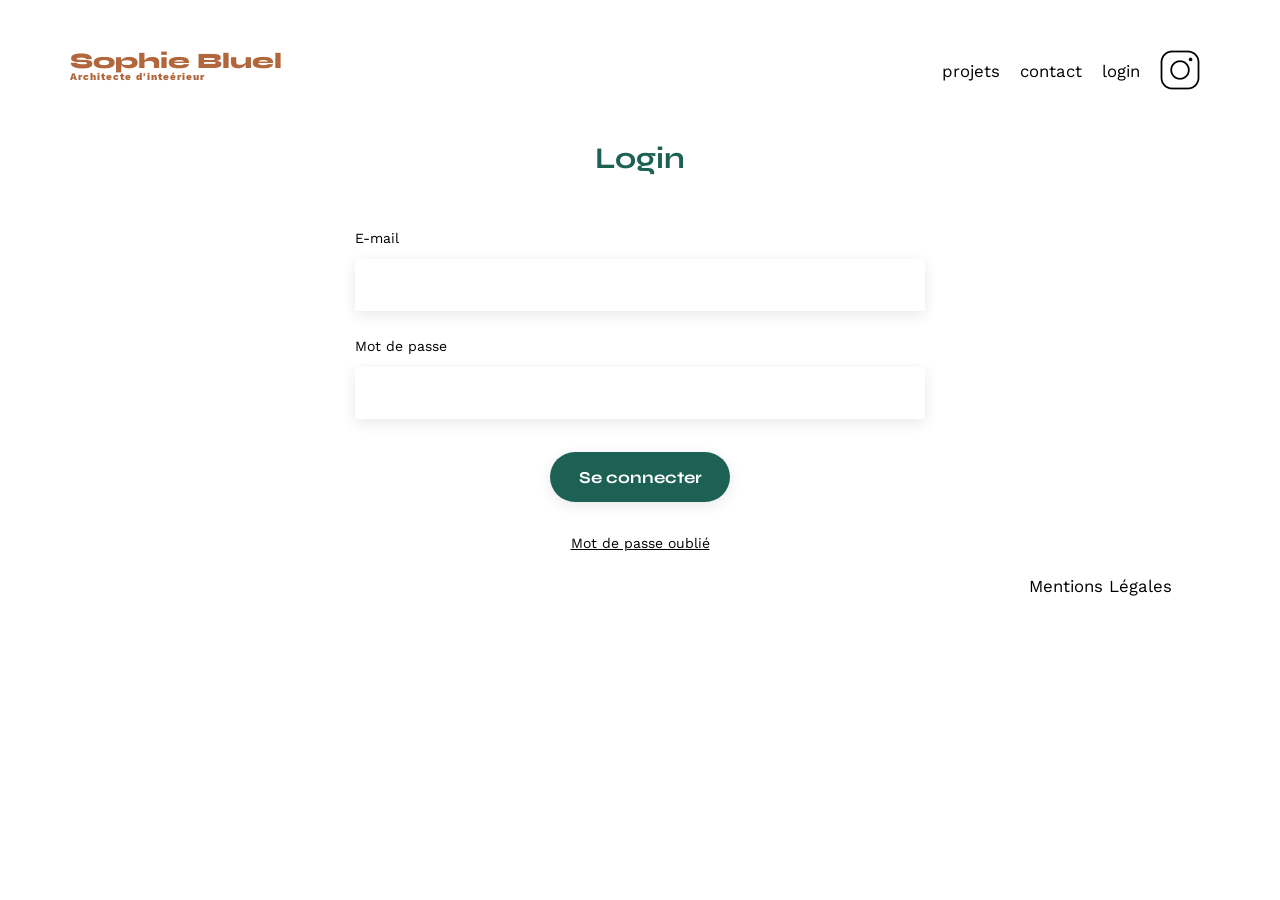
<file: FrontEnd/login.html>
<!DOCTYPE html>
<html lang="fr">
<head>
	<meta charset="UTF-8">
	<title>Sophie Bluel - Architecte d'intérieur</title>
	<meta name="viewport" content="width=device-width, initial-scale=1.0">
	<link rel="preconnect" href="https://fonts.googleapis.com">
	<link rel="preconnect" href="https://fonts.gstatic.com" crossorigin>
	<link href="https://fonts.googleapis.com/css2?family=Syne:wght@700;800&family=Work+Sans&display=swap" rel="stylesheet">
	<meta name="description" content="">
	<link rel="stylesheet" href="./assets/style.css">
	<link rel="stylesheet" href="./assets/CSS/login.css">
</head>
<body>
<header>
	<h1>Sophie Bluel <span>Architecte d'inteérieur</span></h1>
	<nav>
		<ul>
			<li>projets</li>
			<li>contact</li>
			<li>login</li>
			<li><img src="./assets/icons/instagram.png" alt="Instagram"></li>
		</ul>
	</nav>
</header>
<main>

	<section id="contact">
		<h2>Login</h2>
		<form id="connexion-form">
			<label for="email">E-mail</label>
			<input type="email" name="name" id="email">
			<label for="motdepasse">Mot de passe</label>
			<input type="password" name="motdepasse" id="motdepasse">
			<input type="submit" value="Se connecter">
		</form>
		<div id="message-erreur"></div>
        <a href="#" class="mdp"> Mot de passe oublié</a>
	</section>
</main>

<footer>
	<nav>
		<ul>
			<li>Mentions Légales</li>
		</ul>
	</nav>
</footer>

<script src="js/login.js"> 
</script>
</body>
</html>
</file>
<file: FrontEnd/assets/style.css>
/* http://meyerweb.com/eric/tools/css/reset/
   v2.0 | 20110126
   License: none (public domain)
*/

html, body, div, span, applet, object, iframe,
h1, h2, h3, h4, h5, h6, p, blockquote, pre,
a, abbr, acronym, address, big, cite, code,
del, dfn, em, img, ins, kbd, q, s, samp,
small, strike, strong, sub, sup, tt, var,
b, u, i, center,
dl, dt, dd, ol, ul, li,
fieldset, form, label, legend,
table, caption, tbody, tfoot, thead, tr, th, td,
article, aside, canvas, details, embed,
figure, figcaption, footer, header, hgroup,
menu, nav, output, ruby, section, summary,
time, mark, audio, video {
	margin: 0;
	padding: 0;
	border: 0;
	font-size: 100%;
	font: inherit;
	vertical-align: baseline;
}
/* HTML5 display-role reset for older browsers */
article, aside, details, figcaption, figure,
footer, header, hgroup, menu, nav, section {
	display: block;
}
body {
	line-height: 1;
}
ol, ul {
	list-style: none;
}
blockquote, q {
	quotes: none;
}
blockquote:before, blockquote:after,
q:before, q:after {
	content: '';
	content: none;
}
table {
	border-collapse: collapse;
	border-spacing: 0;
}
/** end reset css**/
body {
	max-width: 1140px;
	margin:auto;
	font-family: 'Work Sans' ;
	font-size: 14px;
}
header {
	display: flex;
	justify-content: space-between;
	margin: 50px 0
}
section {
	margin: 50px 0
}

h1{
	display: flex;
	flex-direction: column;
	font-family: 'Syne';
	font-size: 22px;
	font-weight: 800;
	color: #B1663C
}

h1 > span {
	font-family: 'Work Sans';
	font-size:10px;
	letter-spacing: 0.1em;
;
}

h2{
	font-family: 'Syne';
	font-weight: 700;
	font-size: 30px;
	color: #1D6154
}
nav ul {
	display: flex;
	align-items: center;
	list-style-type: none;

}
nav li {
	padding: 0 10px;
	font-size: 1.2em;
}

li:hover {
	color: #B1663C;
}
#introduction {
	display: flex;
	align-items: center;
}
#introduction figure {
	flex: 1
}
#introduction img {
	display: block;
	margin: auto;
	width: 80%;
}

#introduction article {
	flex: 1
}
#introduction h2 {
	margin-bottom: 1em;
}

#introduction p {
	margin-bottom: 0.5em;
}
#portfolio h2 {
	text-align: center;
	margin-bottom: 1em;
}


.gallery {
	width: 100%;
	display: grid;
	grid-template-columns: 1fr 1fr 1fr;
	grid-column-gap: 20px;
	grid-row-gap: 20px;
}

.gallery img {
	width: 100%;

}
#contact {
	width: 50%;
margin: auto;
}
#contact > * {
	text-align: center;

}
#contact h2{
	margin-bottom: 20px;
}
#contact form {
	text-align: left;
	margin-top:30px;
	display: flex;
	flex-direction: column;
}

#contact input {
	height: 50px;
	font-size: 1.2em;
	border: none;
	box-shadow: 0px 4px 14px rgba(0, 0, 0, 0.09);
}
#contact label {
	margin: 2em 0 1em 0;
}
#contact textarea {
	border: none;
	box-shadow: 0px 4px 14px rgba(0, 0, 0, 0.09);
}

input[type="submit"]{
	font-family: 'Syne';
	font-weight: 700;
	color: white;
	background-color: #1D6154;
	margin : 2em auto ;
	width: 180px;
	text-align: center;
	border-radius: 60px ;
}

footer nav ul {
	display: flex;
	justify-content: flex-end;
	margin: 2em
}
</file>
<file: FrontEnd/assets/CSS/login.css>
.mdp {
	display: flex;
	flex-direction: column;
	color: black;
	font-family: 'Work Sans';
}



#message-erreur {
	color: red;
}
</file>
